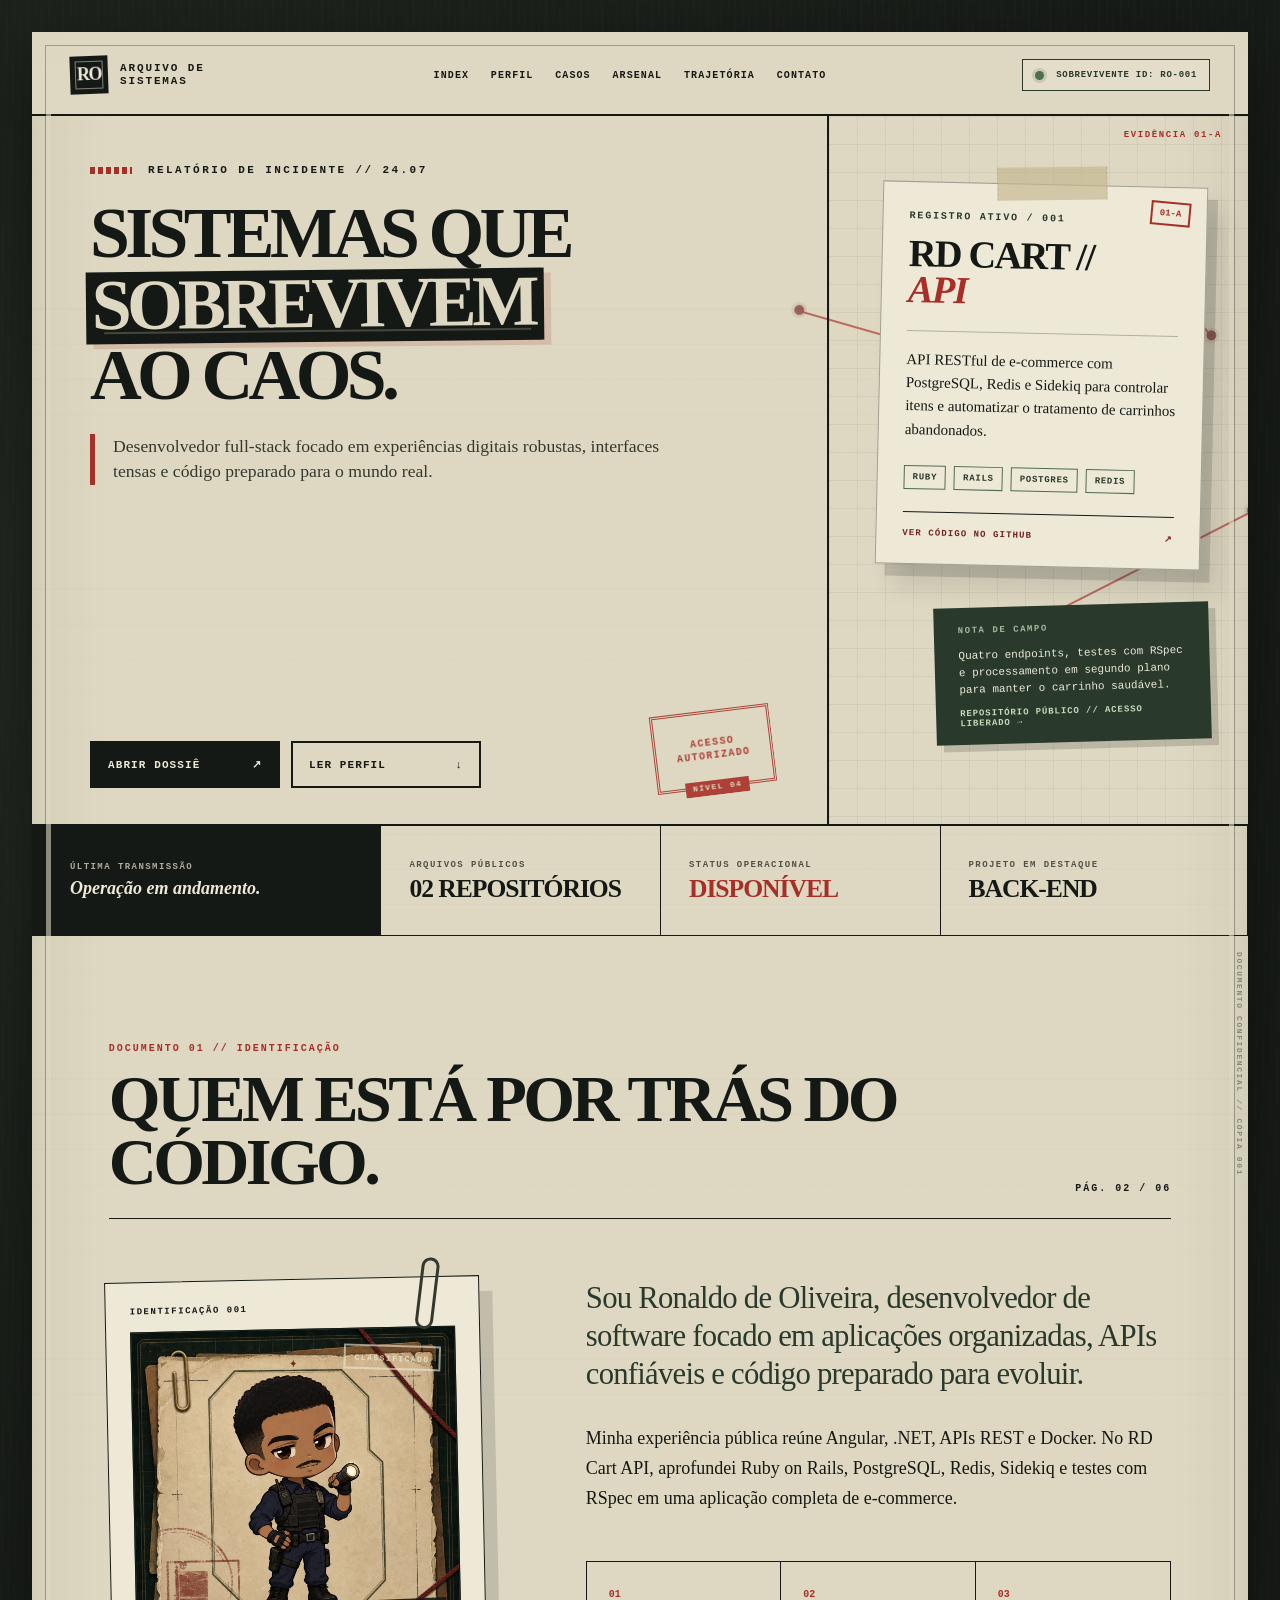
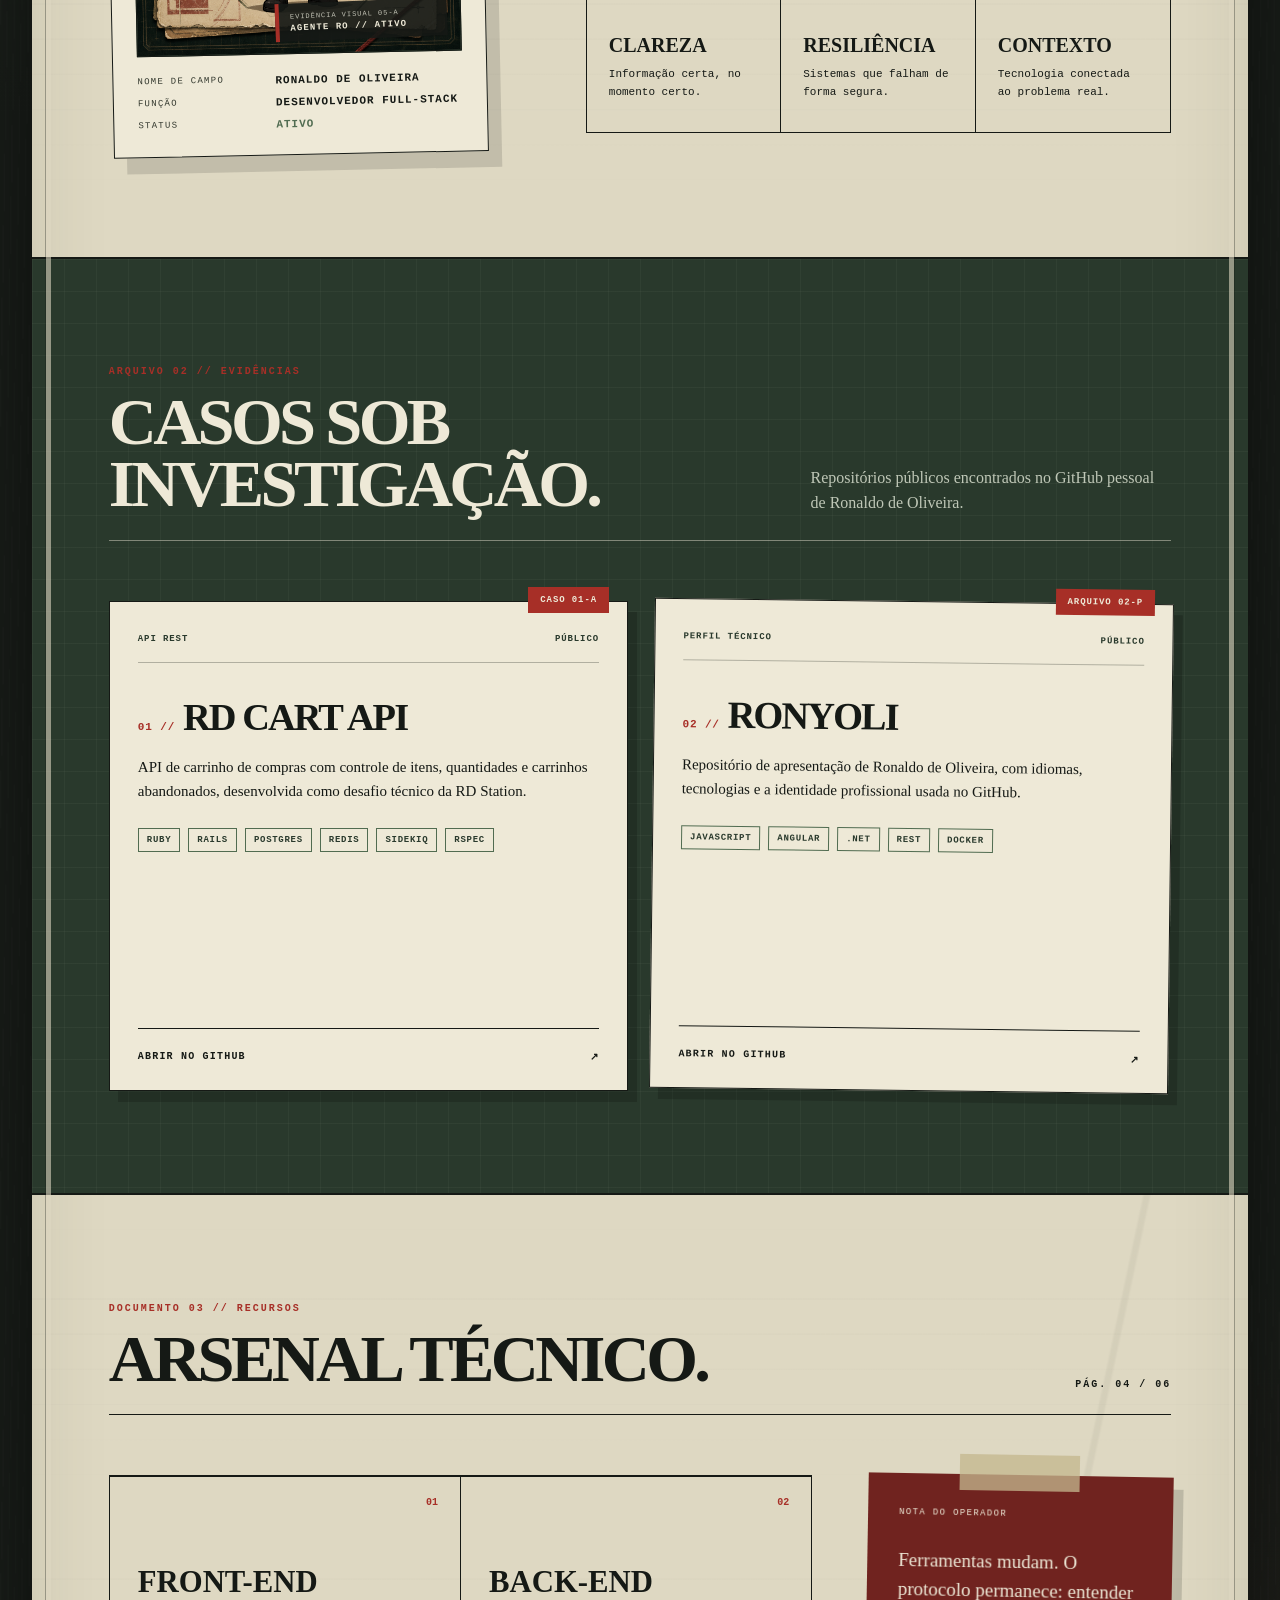
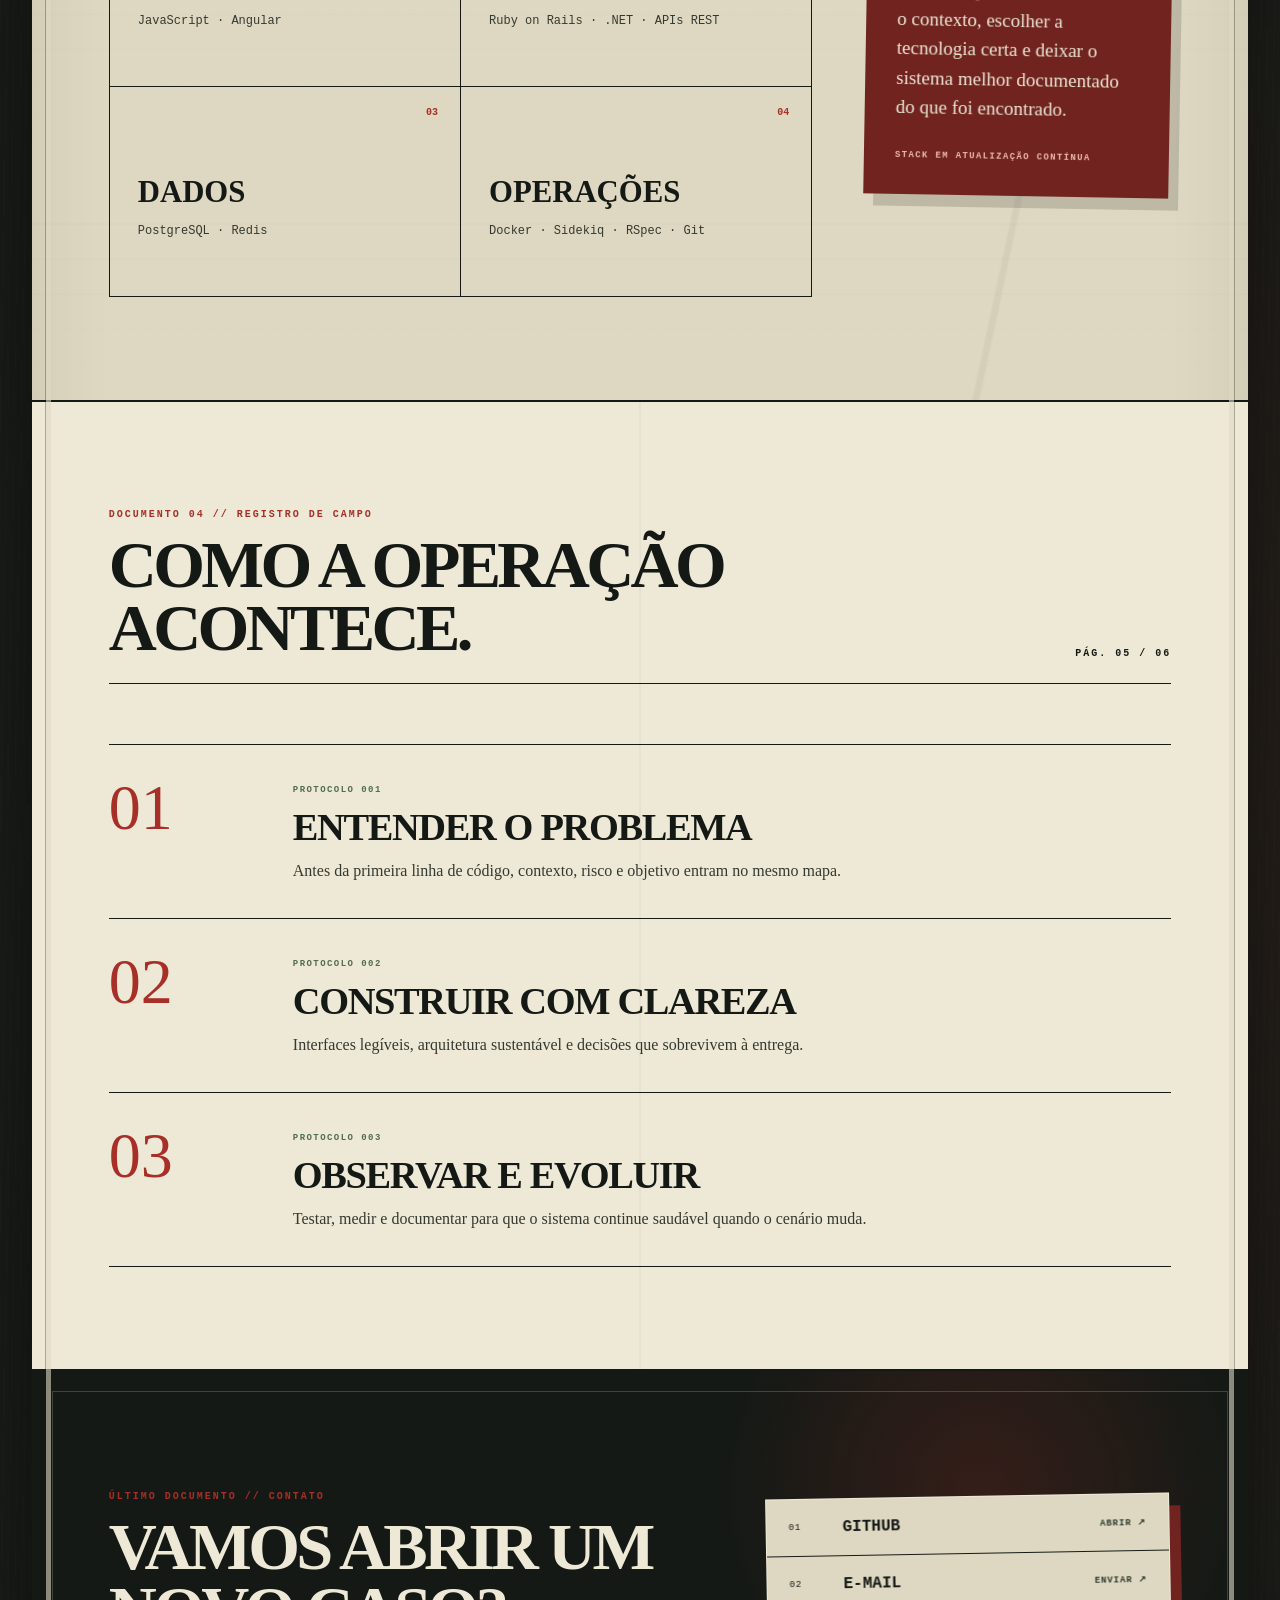
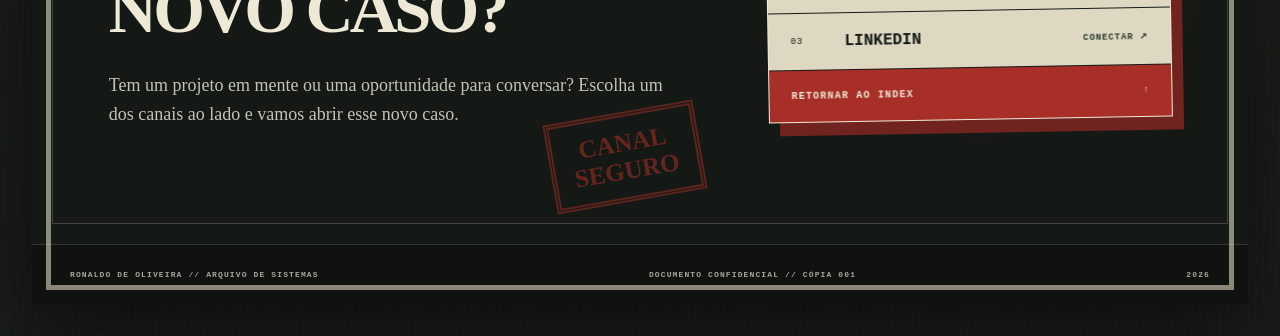
<file: index.html>
<!DOCTYPE html><html lang="pt-BR"><head><meta charSet="utf-8"/><meta name="viewport" content="width=device-width, initial-scale=1"/><link rel="preload" href="/agent-ro-dossier.png" as="image"/><link rel="stylesheet" href="/assets/index-v5zRKaHX.css" data-rsc-css-href="/assets/index-v5zRKaHX.css" data-precedence="vite-rsc/importer-resources"/><link rel="modulepreload" href="/assets/layout-segment-context-e1dAf5te.js" crossorigin=""/><link rel="modulepreload" href="/assets/rolldown-runtime-S-ySWqyJ.js" crossorigin=""/><link rel="modulepreload" href="/assets/index-BiJKnlo7.js" crossorigin=""/><link rel="modulepreload" href="/assets/framework-XU8gKkFC.js" crossorigin=""/><title>R. Oliveira — Arquivo de Sistemas</title><meta name="description" content="Portfólio full-stack em formato de arquivo investigativo: projetos, stack e trajetória profissional."/><meta property="og:title" content="R. Oliveira — Arquivo de Sistemas"/><meta property="og:description" content="Portfólio full-stack em formato de arquivo investigativo: projetos, stack e trajetória profissional."/><meta property="og:url" content="https://ronyoli.github.io/"/><meta property="og:site_name" content="Arquivo de Sistemas"/><meta property="og:type" content="website"/><meta property="og:locale" content="pt_BR"/><meta property="og:image" content="https://ronyoli.github.io/og.png"/><meta property="og:image:width" content="1536"/><meta property="og:image:height" content="1024"/><meta property="og:image:alt" content="R. Oliveira — Arquivo de Sistemas"/><meta name="twitter:card" content="summary_large_image"/><meta name="twitter:title" content="R. Oliveira — Arquivo de Sistemas"/><meta name="twitter:description" content="Portfólio full-stack em formato de arquivo investigativo: projetos, stack e trajetória profissional."/><meta name="twitter:image" content="https://ronyoli.github.io/og.png"/><link rel="canonical" href="https://ronyoli.github.io/"/><script>self.__VINEXT_RSC_PARAMS__={}</script><script>self.__VINEXT_RSC_NAV__={"pathname":"/","searchParams":[]}</script><link rel="modulepreload" href="/assets/index-BiJKnlo7.js" />
</head><body><a class="skip-link" href="#conteudo">PULAR PARA O CONTEÚDO</a><div class="site-stage"><main class="case-file" id="inicio"><div class="registration" aria-hidden="true"><span class="reg-mark reg-one"></span><span class="reg-mark reg-two"></span></div><header class="topbar"><a class="archive-mark" href="#inicio" aria-label="Voltar ao início"><span class="archive-icon">RO</span><span>Arquivo de<br/>Sistemas</span></a><nav class="navigation" aria-label="Navegação principal"><a href="#inicio">INDEX</a><a href="#perfil">PERFIL</a><a href="#casos">CASOS</a><a href="#arsenal">ARSENAL</a><a href="#trajetoria">TRAJETÓRIA</a><a href="#contato">CONTATO</a></nav><div class="status"><span aria-hidden="true"></span>SOBREVIVENTE ID: RO-001</div></header><div id="conteudo" class="hero-board"><section class="hero" aria-labelledby="headline"><p class="case-label">Relatório de incidente // 24.07</p><h1 id="headline">SISTEMAS QUE <span class="cut">SOBREVIVEM</span> AO CAOS.</h1><p class="abstract">Desenvolvedor full-stack focado em experiências digitais robustas, interfaces tensas e código preparado para o mundo real.</p><div class="hero-lower"><div class="actions"><a class="button" href="#casos">ABRIR DOSSIÊ <span aria-hidden="true">↗</span></a><a class="button secondary" href="#perfil">LER PERFIL <span aria-hidden="true">↓</span></a></div><div class="clearance" aria-label="Acesso autorizado, nível quatro">Acesso<br/>autorizado<small>NÍVEL 04</small></div></div></section><aside class="evidence-zone" aria-label="Projeto em destaque"><span class="thread thread-one" aria-hidden="true"></span><span class="thread thread-two" aria-hidden="true"></span><span class="thread thread-three" aria-hidden="true"></span><article class="project-paper featured-paper"><p class="project-code">Registro ativo / 001</p><h2>RD CART //<span>API</span></h2><p class="project-description">API RESTful de e-commerce com PostgreSQL, Redis e Sidekiq para controlar itens e automatizar o tratamento de carrinhos abandonados.</p><ul class="project-meta" aria-label="Tecnologias do projeto"><li>RUBY</li><li>RAILS</li><li>POSTGRES</li><li>REDIS</li></ul><a class="paper-link" href="https://github.com/ronyoli/rd_cart_api" target="_blank" rel="noreferrer">VER CÓDIGO NO GITHUB <span aria-hidden="true">↗</span></a></article><div class="field-note"><p>Quatro endpoints, testes com RSpec e processamento em segundo plano para manter o carrinho saudável.</p><strong>REPOSITÓRIO PÚBLICO // ACESSO LIBERADO →</strong></div></aside></div><div class="metrics" aria-label="Resumo profissional"><div class="footer-signal"><span>Última transmissão</span><strong>Operação em andamento.</strong></div><div class="metric"><small>Arquivos públicos</small><strong>02 REPOSITÓRIOS</strong></div><div class="metric red-metric"><small>Status operacional</small><strong>DISPONÍVEL</strong></div><div class="metric"><small>Projeto em destaque</small><strong>BACK-END</strong></div></div><section class="document-section profile-section" id="perfil"><header class="section-heading"><div><span class="eyebrow">DOCUMENTO 01 // IDENTIFICAÇÃO</span><h2>QUEM ESTÁ POR TRÁS DO CÓDIGO.</h2></div><span class="page-code">PÁG. 02 / 06</span></header><div class="profile-grid"><div class="identity-card" aria-label="Identificação de R. Oliveira"><figure class="operative-portrait"><img src="/agent-ro-dossier.png" alt="Mascote anime de Ronaldo Oliveira como agente tático em um dossiê investigativo" width="1254" height="1254"/><figcaption><span>EVIDÊNCIA VISUAL 05-A</span><strong>AGENTE RO // ATIVO</strong></figcaption></figure><div class="identity-data"><span>NOME DE CAMPO</span><strong>RONALDO DE OLIVEIRA</strong><span>FUNÇÃO</span><strong>DESENVOLVEDOR FULL-STACK</strong><span>STATUS</span><strong class="green-type">ATIVO</strong></div><div class="paperclip" aria-hidden="true"></div></div><div class="profile-copy"><p class="lead-copy">Sou Ronaldo de Oliveira, desenvolvedor de software focado em aplicações organizadas, APIs confiáveis e código preparado para evoluir.</p><p>Minha experiência pública reúne Angular, .NET, APIs REST e Docker. No RD Cart API, aprofundei Ruby on Rails, PostgreSQL, Redis, Sidekiq e testes com RSpec em uma aplicação completa de e-commerce.</p><div class="principles" aria-label="Princípios de trabalho"><article><span>01</span><h3>CLAREZA</h3><p>Informação certa, no momento certo.</p></article><article><span>02</span><h3>RESILIÊNCIA</h3><p>Sistemas que falham de forma segura.</p></article><article><span>03</span><h3>CONTEXTO</h3><p>Tecnologia conectada ao problema real.</p></article></div></div></div></section><section class="document-section cases-section" id="casos"><header class="section-heading inverse-heading"><div><span class="eyebrow">ARQUIVO 02 // EVIDÊNCIAS</span><h2>CASOS SOB INVESTIGAÇÃO.</h2></div><p>Repositórios públicos encontrados no GitHub pessoal de Ronaldo de Oliveira.</p></header><div class="case-grid"><article class="case-card"><span class="case-tab">CASO 01-A</span><div class="case-card-head"><span>API REST</span><span>PÚBLICO</span></div><h3><span>0<!-- -->1<!-- --> <!-- -->//</span> <!-- -->RD CART API</h3><p>API de carrinho de compras com controle de itens, quantidades e carrinhos abandonados, desenvolvida como desafio técnico da RD Station.</p><ul class="project-meta" aria-label="Tecnologias do RD CART API"><li>RUBY</li><li>RAILS</li><li>POSTGRES</li><li>REDIS</li><li>SIDEKIQ</li><li>RSPEC</li></ul><a href="https://github.com/ronyoli/rd_cart_api" target="_blank" rel="noreferrer">ABRIR NO GITHUB <span aria-hidden="true">↗</span></a></article><article class="case-card"><span class="case-tab">ARQUIVO 02-P</span><div class="case-card-head"><span>PERFIL TÉCNICO</span><span>PÚBLICO</span></div><h3><span>0<!-- -->2<!-- --> <!-- -->//</span> <!-- -->RONYOLI</h3><p>Repositório de apresentação de Ronaldo de Oliveira, com idiomas, tecnologias e a identidade profissional usada no GitHub.</p><ul class="project-meta" aria-label="Tecnologias do RONYOLI"><li>JAVASCRIPT</li><li>ANGULAR</li><li>.NET</li><li>REST</li><li>DOCKER</li></ul><a href="https://github.com/ronyoli/Ronyoli" target="_blank" rel="noreferrer">ABRIR NO GITHUB <span aria-hidden="true">↗</span></a></article></div></section><section class="document-section arsenal-section" id="arsenal"><header class="section-heading"><div><span class="eyebrow">DOCUMENTO 03 // RECURSOS</span><h2>ARSENAL TÉCNICO.</h2></div><span class="page-code">PÁG. 04 / 06</span></header><div class="arsenal-layout"><div class="arsenal-grid"><article><span>01</span><h3>FRONT-END</h3><p>JavaScript · Angular</p></article><article><span>02</span><h3>BACK-END</h3><p>Ruby on Rails · .NET · APIs REST</p></article><article><span>03</span><h3>DADOS</h3><p>PostgreSQL · Redis</p></article><article><span>04</span><h3>OPERAÇÕES</h3><p>Docker · Sidekiq · RSpec · Git</p></article></div><aside class="protocol-note"><span>NOTA DO OPERADOR</span><p>Ferramentas mudam. O protocolo permanece: entender o contexto, escolher a tecnologia certa e deixar o sistema melhor documentado do que foi encontrado.</p><strong>STACK EM ATUALIZAÇÃO CONTÍNUA</strong></aside></div></section><section class="document-section trajectory-section" id="trajetoria"><header class="section-heading"><div><span class="eyebrow">DOCUMENTO 04 // REGISTRO DE CAMPO</span><h2>COMO A OPERAÇÃO ACONTECE.</h2></div><span class="page-code">PÁG. 05 / 06</span></header><ol class="field-log"><li><span class="log-index">0<!-- -->1</span><div><small>PROTOCOLO 001</small><h3>ENTENDER O PROBLEMA</h3><p>Antes da primeira linha de código, contexto, risco e objetivo entram no mesmo mapa.</p></div></li><li><span class="log-index">0<!-- -->2</span><div><small>PROTOCOLO 002</small><h3>CONSTRUIR COM CLAREZA</h3><p>Interfaces legíveis, arquitetura sustentável e decisões que sobrevivem à entrega.</p></div></li><li><span class="log-index">0<!-- -->3</span><div><small>PROTOCOLO 003</small><h3>OBSERVAR E EVOLUIR</h3><p>Testar, medir e documentar para que o sistema continue saudável quando o cenário muda.</p></div></li></ol></section><section class="contact-section" id="contato"><div class="contact-stamp" aria-hidden="true">CANAL<br/>SEGURO</div><div class="contact-copy"><span class="eyebrow">ÚLTIMO DOCUMENTO // CONTATO</span><h2>VAMOS ABRIR UM NOVO CASO?</h2><p>Tem um projeto em mente ou uma oportunidade para conversar? Escolha um dos canais ao lado e vamos abrir esse novo caso.</p></div><div class="contact-dossier" aria-label="Canais de contato"><div><span>01</span><strong>GITHUB</strong><a href="https://github.com/ronyoli" target="_blank" rel="noreferrer">ABRIR ↗</a></div><div><span>02</span><strong>E-MAIL</strong><a href="mailto:ronaldo79d@gmail.com" aria-label="Enviar e-mail para Ronaldo">ENVIAR ↗</a></div><div><span>03</span><strong>LINKEDIN</strong><a href="https://www.linkedin.com/in/ronaldo-santana-08165a218/" target="_blank" rel="noreferrer">CONECTAR ↗</a></div><a href="#inicio">RETORNAR AO INDEX <span aria-hidden="true">↑</span></a></div></section><footer class="final-footer"><span>RONALDO DE OLIVEIRA // ARQUIVO DE SISTEMAS</span><span>DOCUMENTO CONFIDENCIAL // CÓPIA 001</span><span>2026</span></footer><div class="side-index" aria-hidden="true">DOCUMENTO CONFIDENCIAL // CÓPIA 001</div></main></div><script id="_R_">import("/assets/index-BiJKnlo7.js")</script></body></html><script>self.__VINEXT_RSC_CHUNKS__=self.__VINEXT_RSC_CHUNKS__||[];self.__VINEXT_RSC_CHUNKS__.push("2:I[\"1e6222746775\",[],\"Children\",1]\n3:I[\"ee6cb3d92c61\",[],\"LayoutSegmentProvider\",1]\n4:I[\"1e6222746775\",[],\"Slot\",1]\n5:I[\"8f7ba5393f33\",[],\"RedirectBoundary\",1]\n:HL[\"/assets/index-v5zRKaHX.css\",\"style\"]\n")</script><script>self.__VINEXT_RSC_CHUNKS__=self.__VINEXT_RSC_CHUNKS__||[];self.__VINEXT_RSC_CHUNKS__.push("0:{\"__route\":\"route:/\",\"__interceptionContext\":null,\"__layoutIds\":[\"layout:/\"],\"__rootLayout\":\"/\",\"page:/\":\"$L1\",\"layout:/\":[[[[\"$\",\"link\",\"css:/assets/index-v5zRKaHX.css\",{\"rel\":\"stylesheet\",\"precedence\":\"vite-rsc/importer-resources\",\"href\":\"/assets/index-v5zRKaHX.css\",\"data-rsc-css-href\":\"/assets/index-v5zRKaHX.css\"}],\"$undefined\"],[\"$\",\"html\",null,{\"lang\":\"pt-BR\",\"children\":[\"$\",\"body\",null,{\"children\":[\"$\",\"$L2\",null,{}]}]}]],null],\"route:/\":[[[\"$\",\"meta\",null,{\"charSet\":\"utf-8\"}],[[\"$\",\"title\",\"0\",{\"children\":\"R. Oliveira — Arquivo de Sistemas\"}],[\"$\",\"meta\",\"1\",{\"name\":\"description\",\"content\":\"Portfólio full-stack em formato de arquivo investigativo: projetos, stack e trajetória profissional.\"}],[\"$\",\"meta\",\"2\",{\"property\":\"og:title\",\"content\":\"R. Oliveira — Arquivo de Sistemas\"}],[\"$\",\"meta\",\"3\",{\"property\":\"og:description\",\"content\":\"Portfólio full-stack em formato de arquivo investigativo: projetos, stack e trajetória profissional.\"}],[\"$\",\"meta\",\"4\",{\"property\":\"og:url\",\"content\":\"https://ronyoli.github.io/\"}],[\"$\",\"meta\",\"5\",{\"property\":\"og:site_name\",\"content\":\"Arquivo de Sistemas\"}],[\"$\",\"meta\",\"6\",{\"property\":\"og:type\",\"content\":\"website\"}],[\"$\",\"meta\",\"7\",{\"property\":\"og:locale\",\"content\":\"pt_BR\"}],[\"$\",\"meta\",\"8\",{\"property\":\"og:image\",\"content\":\"https://ronyoli.github.io/og.png\"}],[\"$\",\"meta\",\"9\",{\"property\":\"og:image:width\",\"content\":\"1536\"}],[\"$\",\"meta\",\"10\",{\"property\":\"og:image:height\",\"content\":\"1024\"}],[\"$\",\"meta\",\"11\",{\"property\":\"og:image:alt\",\"content\":\"R. Oliveira — Arquivo de Sistemas\"}],[\"$\",\"meta\",\"12\",{\"name\":\"twitter:card\",\"content\":\"summary_large_image\"}],[\"$\",\"meta\",\"13\",{\"name\":\"twitter:title\",\"content\":\"R. Oliveira — Arquivo de Sistemas\"}],[\"$\",\"meta\",\"14\",{\"name\":\"twitter:description\",\"content\":\"Portfólio full-stack em formato de arquivo investigativo: projetos, stack e trajetória profissional.\"}],[\"$\",\"meta\",\"15\",{\"name\":\"twitter:image\",\"content\":\"https://ronyoli.github.io/og.png\"}],[\"$\",\"link\",\"16\",{\"rel\":\"canonical\",\"href\":\"https://ronyoli.github.io/\"}]],[[\"$\",\"meta\",\"0\",{\"name\":\"viewport\",\"content\":\"width=device-width, initial-scale=1\"}]]],[\"$\",\"$L3\",null,{\"segmentMap\":{\"children\":[]},\"children\":[\"$\",\"$L4\",null,{\"id\":\"layout:/\",\"parallelSlots\":\"$undefined\",\"children\":[\"$\",\"$L5\",null,{\"children\":[\"$\",\"$L3\",null,{\"segmentMap\":{\"children\":[]},\"children\":[\"$\",\"$L4\",null,{\"id\":\"page:/\"}]}]}]}]}]],\"__layoutFlags\":{\"layout:/\":\"s\"},\"__artifactCompatibility\":{\"schemaVersion\":1,\"graphVersion\":\"app-route-graph:4uhn5s1wvoptc\",\"deploymentVersion\":\"83ba761d-b24a-4994-bc99-1f8c42e1dc04\",\"appElementsSchemaVersion\":1,\"rscPayloadSchemaVersion\":1,\"rootBoundaryId\":\"/\",\"renderEpoch\":null}}\n")</script><script>self.__VINEXT_RSC_CHUNKS__=self.__VINEXT_RSC_CHUNKS__||[];self.__VINEXT_RSC_CHUNKS__.push("1:[[\"$\",\"a\",null,{\"className\":\"skip-link\",\"href\":\"#conteudo\",\"children\":\"PULAR PARA O CONTEÚDO\"}],[\"$\",\"div\",null,{\"className\":\"site-stage\",\"children\":[\"$\",\"main\",null,{\"className\":\"case-file\",\"id\":\"inicio\",\"children\":[[\"$\",\"div\",null,{\"className\":\"registration\",\"aria-hidden\":\"true\",\"children\":[[\"$\",\"span\",null,{\"className\":\"reg-mark reg-one\"}],[\"$\",\"span\",null,{\"className\":\"reg-mark reg-two\"}]]}],[\"$\",\"header\",null,{\"className\":\"topbar\",\"children\":[[\"$\",\"a\",null,{\"className\":\"archive-mark\",\"href\":\"#inicio\",\"aria-label\":\"Voltar ao início\",\"children\":[[\"$\",\"span\",null,{\"className\":\"archive-icon\",\"children\":\"RO\"}],[\"$\",\"span\",null,{\"children\":[\"Arquivo de\",[\"$\",\"br\",null,{}],\"Sistemas\"]}]]}],[\"$\",\"nav\",null,{\"className\":\"navigation\",\"aria-label\":\"Navegação principal\",\"children\":[[\"$\",\"a\",null,{\"href\":\"#inicio\",\"children\":\"INDEX\"}],[\"$\",\"a\",null,{\"href\":\"#perfil\",\"children\":\"PERFIL\"}],[\"$\",\"a\",null,{\"href\":\"#casos\",\"children\":\"CASOS\"}],[\"$\",\"a\",null,{\"href\":\"#arsenal\",\"children\":\"ARSENAL\"}],[\"$\",\"a\",null,{\"href\":\"#trajetoria\",\"children\":\"TRAJETÓRIA\"}],[\"$\",\"a\",null,{\"href\":\"#contato\",\"children\":\"CONTATO\"}]]}],[\"$\",\"div\",null,{\"className\":\"status\",\"children\":[[\"$\",\"span\",null,{\"aria-hidden\":\"true\"}],\"SOBREVIVENTE ID: RO-001\"]}]]}],[\"$\",\"div\",null,{\"id\":\"conteudo\",\"className\":\"hero-board\",\"children\":[[\"$\",\"section\",null,{\"className\":\"hero\",\"aria-labelledby\":\"headline\",\"children\":[[\"$\",\"p\",null,{\"className\":\"case-label\",\"children\":\"Relatório de incidente // 24.07\"}],[\"$\",\"h1\",null,{\"id\":\"headline\",\"children\":[\"SISTEMAS QUE \",[\"$\",\"span\",null,{\"className\":\"cut\",\"children\":\"SOBREVIVEM\"}],\" AO CAOS.\"]}],[\"$\",\"p\",null,{\"className\":\"abstract\",\"children\":\"Desenvolvedor full-stack focado em experiências digitais robustas, interfaces tensas e código preparado para o mundo real.\"}],[\"$\",\"div\",null,{\"className\":\"hero-lower\",\"children\":[[\"$\",\"div\",null,{\"className\":\"actions\",\"children\":[[\"$\",\"a\",null,{\"className\":\"button\",\"href\":\"#casos\",\"children\":[\"ABRIR DOSSIÊ \",[\"$\",\"span\",null,{\"aria-hidden\":\"true\",\"children\":\"↗\"}]]}],[\"$\",\"a\",null,{\"className\":\"button secondary\",\"href\":\"#perfil\",\"children\":[\"LER PERFIL \",[\"$\",\"span\",null,{\"aria-hidden\":\"true\",\"children\":\"↓\"}]]}]]}],[\"$\",\"div\",null,{\"className\":\"clearance\",\"aria-label\":\"Acesso autorizado, nível quatro\",\"children\":[\"Acesso\",[\"$\",\"br\",null,{}],\"autorizado\",[\"$\",\"small\",null,{\"children\":\"NÍVEL 04\"}]]}]]}]]}],[\"$\",\"aside\",null,{\"className\":\"evidence-zone\",\"aria-label\":\"Projeto em destaque\",\"children\":[[\"$\",\"span\",null,{\"className\":\"thread thread-one\",\"aria-hidden\":\"true\"}],[\"$\",\"span\",null,{\"className\":\"thread thread-two\",\"aria-hidden\":\"true\"}],[\"$\",\"span\",null,{\"className\":\"thread thread-three\",\"aria-hidden\":\"true\"}],[\"$\",\"article\",null,{\"className\":\"project-paper featured-paper\",\"children\":[[\"$\",\"p\",null,{\"className\":\"project-code\",\"children\":\"Registro ativo / 001\"}],[\"$\",\"h2\",null,{\"children\":[\"RD CART //\",[\"$\",\"span\",null,{\"children\":\"API\"}]]}],[\"$\",\"p\",null,{\"className\":\"project-description\",\"children\":\"API RESTful de e-commerce com PostgreSQL, Redis e Sidekiq para controlar itens e automatizar o tratamento de carrinhos abandonados.\"}],[\"$\",\"ul\",null,{\"className\":\"project-meta\",\"aria-label\":\"Tecnologias do projeto\",\"children\":[[\"$\",\"li\",null,{\"children\":\"RUBY\"}],[\"$\",\"li\",null,{\"children\":\"RAILS\"}],[\"$\",\"li\",null,{\"children\":\"POSTGRES\"}],[\"$\",\"li\",null,{\"children\":\"REDIS\"}]]}],[\"$\",\"a\",null,{\"className\":\"paper-link\",\"href\":\"https://github.com/ronyoli/rd_cart_api\",\"target\":\"_blank\",\"rel\":\"noreferrer\",\"children\":[\"VER CÓDIGO NO GITHUB \",[\"$\",\"span\",null,{\"aria-hidden\":\"true\",\"children\":\"↗\"}]]}]]}],[\"$\",\"div\",null,{\"className\":\"field-note\",\"children\":[[\"$\",\"p\",null,{\"children\":\"Quatro endpoints, testes com RSpec e processamento em segundo plano para manter o carrinho saudável.\"}],[\"$\",\"strong\",null,{\"children\":\"REPOSITÓRIO PÚBLICO // ACESSO LIBERADO →\"}]]}]]}]]}],[\"$\",\"div\",null,{\"className\":\"metrics\",\"aria-label\":\"Resumo profissional\",\"children\":[[\"$\",\"div\",null,{\"className\":\"footer-signal\",\"children\":[[\"$\",\"span\",null,{\"children\":\"Última transmissão\"}],[\"$\",\"strong\",null,{\"children\":\"Operação em andamento.\"}]]}],[\"$\",\"div\",null,{\"className\":\"metric\",\"children\":[[\"$\",\"small\",null,{\"children\":\"Arquivos públicos\"}],[\"$\",\"strong\",null,{\"children\":\"02 REPOSITÓRIOS\"}]]}],[\"$\",\"div\",null,{\"className\":\"metric red-metric\",\"children\":[[\"$\",\"small\",null,{\"children\":\"Status operacional\"}],[\"$\",\"strong\",null,{\"children\":\"DISPONÍVEL\"}]]}],[\"$\",\"div\",null,{\"className\":\"metric\",\"children\":[[\"$\",\"small\",null,{\"children\":\"Projeto em destaque\"}],[\"$\",\"strong\",null,{\"children\":\"BACK-END\"}]]}]]}],[\"$\",\"section\",null,{\"className\":\"document-section profile-section\",\"id\":\"perfil\",\"children\":[[\"$\",\"header\",null,{\"className\":\"section-heading\",\"children\":[\"$L6\",\"$L7\"]}],\"$L8\"]}],\"$L9\",\"$La\",\"$Lb\",\"$Lc\",\"$Ld\",\"$Le\"]}]}]]\n")</script><script>self.__VINEXT_RSC_CHUNKS__=self.__VINEXT_RSC_CHUNKS__||[];self.__VINEXT_RSC_CHUNKS__.push(":HL[\"/agent-ro-dossier.png\",\"image\"]\n6:[\"$\",\"div\",null,{\"children\":[[\"$\",\"span\",null,{\"className\":\"eyebrow\",\"children\":\"DOCUMENTO 01 // IDENTIFICAÇÃO\"}],[\"$\",\"h2\",null,{\"children\":\"QUEM ESTÁ POR TRÁS DO CÓDIGO.\"}]]}]\n7:[\"$\",\"span\",null,{\"className\":\"page-code\",\"children\":\"PÁG. 02 / 06\"}]\n")</script><script>self.__VINEXT_RSC_CHUNKS__=self.__VINEXT_RSC_CHUNKS__||[];self.__VINEXT_RSC_CHUNKS__.push("8:[\"$\",\"div\",null,{\"className\":\"profile-grid\",\"children\":[[\"$\",\"div\",null,{\"className\":\"identity-card\",\"aria-label\":\"Identificação de R. Oliveira\",\"children\":[[\"$\",\"figure\",null,{\"className\":\"operative-portrait\",\"children\":[[\"$\",\"img\",null,{\"src\":\"/agent-ro-dossier.png\",\"alt\":\"Mascote anime de Ronaldo Oliveira como agente tático em um dossiê investigativo\",\"width\":\"1254\",\"height\":\"1254\"}],[\"$\",\"figcaption\",null,{\"children\":[[\"$\",\"span\",null,{\"children\":\"EVIDÊNCIA VISUAL 05-A\"}],[\"$\",\"strong\",null,{\"children\":\"AGENTE RO // ATIVO\"}]]}]]}],[\"$\",\"div\",null,{\"className\":\"identity-data\",\"children\":[[\"$\",\"span\",null,{\"children\":\"NOME DE CAMPO\"}],[\"$\",\"strong\",null,{\"children\":\"RONALDO DE OLIVEIRA\"}],[\"$\",\"span\",null,{\"children\":\"FUNÇÃO\"}],[\"$\",\"strong\",null,{\"children\":\"DESENVOLVEDOR FULL-STACK\"}],[\"$\",\"span\",null,{\"children\":\"STATUS\"}],[\"$\",\"strong\",null,{\"className\":\"green-type\",\"children\":\"ATIVO\"}]]}],[\"$\",\"div\",null,{\"className\":\"paperclip\",\"aria-hidden\":\"true\"}]]}],[\"$\",\"div\",null,{\"className\":\"profile-copy\",\"children\":[[\"$\",\"p\",null,{\"className\":\"lead-copy\",\"children\":\"Sou Ronaldo de Oliveira, desenvolvedor de software focado em aplicações organizadas, APIs confiáveis e código preparado para evoluir.\"}],[\"$\",\"p\",null,{\"children\":\"Minha experiência pública reúne Angular, .NET, APIs REST e Docker. No RD Cart API, aprofundei Ruby on Rails, PostgreSQL, Redis, Sidekiq e testes com RSpec em uma aplicação completa de e-commerce.\"}],[\"$\",\"div\",null,{\"className\":\"principles\",\"aria-label\":\"Princípios de trabalho\",\"children\":[[\"$\",\"article\",null,{\"children\":[[\"$\",\"span\",null,{\"children\":\"01\"}],[\"$\",\"h3\",null,{\"children\":\"CLAREZA\"}],[\"$\",\"p\",null,{\"children\":\"Informação certa, no momento certo.\"}]]}],[\"$\",\"article\",null,{\"children\":[[\"$\",\"span\",null,{\"children\":\"02\"}],[\"$\",\"h3\",null,{\"children\":\"RESILIÊNCIA\"}],[\"$\",\"p\",null,{\"children\":\"Sistemas que falham de forma segura.\"}]]}],[\"$\",\"article\",null,{\"children\":[[\"$\",\"span\",null,{\"children\":\"03\"}],[\"$\",\"h3\",null,{\"children\":\"CONTEXTO\"}],[\"$\",\"p\",null,{\"children\":\"Tecnologia conectada ao problema real.\"}]]}]]}]]}]]}]\n")</script><script>self.__VINEXT_RSC_CHUNKS__=self.__VINEXT_RSC_CHUNKS__||[];self.__VINEXT_RSC_CHUNKS__.push("9:[\"$\",\"section\",null,{\"className\":\"document-section cases-section\",\"id\":\"casos\",\"children\":[[\"$\",\"header\",null,{\"className\":\"section-heading inverse-heading\",\"children\":[[\"$\",\"div\",null,{\"children\":[[\"$\",\"span\",null,{\"className\":\"eyebrow\",\"children\":\"ARQUIVO 02 // EVIDÊNCIAS\"}],[\"$\",\"h2\",null,{\"children\":\"CASOS SOB INVESTIGAÇÃO.\"}]]}],[\"$\",\"p\",null,{\"children\":\"Repositórios públicos encontrados no GitHub pessoal de Ronaldo de Oliveira.\"}]]}],[\"$\",\"div\",null,{\"className\":\"case-grid\",\"children\":[[\"$\",\"article\",\"CASO 01-A\",{\"className\":\"case-card\",\"children\":[[\"$\",\"span\",null,{\"className\":\"case-tab\",\"children\":\"CASO 01-A\"}],[\"$\",\"div\",null,{\"className\":\"case-card-head\",\"children\":[[\"$\",\"span\",null,{\"children\":\"API REST\"}],[\"$\",\"span\",null,{\"children\":\"PÚBLICO\"}]]}],[\"$\",\"h3\",null,{\"children\":[[\"$\",\"span\",null,{\"children\":[\"0\",1,\" \",\"//\"]}],\" \",\"RD CART API\"]}],[\"$\",\"p\",null,{\"children\":\"API de carrinho de compras com controle de itens, quantidades e carrinhos abandonados, desenvolvida como desafio técnico da RD Station.\"}],[\"$\",\"ul\",null,{\"className\":\"project-meta\",\"aria-label\":\"Tecnologias do RD CART API\",\"children\":[[\"$\",\"li\",\"RUBY\",{\"children\":\"RUBY\"}],[\"$\",\"li\",\"RAILS\",{\"children\":\"RAILS\"}],[\"$\",\"li\",\"POSTGRES\",{\"children\":\"POSTGRES\"}],[\"$\",\"li\",\"REDIS\",{\"children\":\"REDIS\"}],[\"$\",\"li\",\"SIDEKIQ\",{\"children\":\"SIDEKIQ\"}],[\"$\",\"li\",\"RSPEC\",{\"children\":\"RSPEC\"}]]}],[\"$\",\"a\",null,{\"href\":\"https://github.com/ronyoli/rd_cart_api\",\"target\":\"_blank\",\"rel\":\"noreferrer\",\"children\":[\"ABRIR NO GITHUB \",[\"$\",\"span\",null,{\"aria-hidden\":\"true\",\"children\":\"↗\"}]]}]]}],[\"$\",\"article\",\"ARQUIVO 02-P\",{\"className\":\"case-card\",\"children\":[[\"$\",\"span\",null,{\"className\":\"case-tab\",\"children\":\"ARQUIVO 02-P\"}],[\"$\",\"div\",null,{\"className\":\"case-card-head\",\"children\":[[\"$\",\"span\",null,{\"children\":\"PERFIL TÉCNICO\"}],[\"$\",\"span\",null,{\"children\":\"PÚBLICO\"}]]}],[\"$\",\"h3\",null,{\"children\":[[\"$\",\"span\",null,{\"children\":[\"0\",2,\" \",\"//\"]}],\" \",\"RONYOLI\"]}],[\"$\",\"p\",null,{\"children\":\"Repositório de apresentação de Ronaldo de Oliveira, com idiomas, tecnologias e a identidade profissional usada no GitHub.\"}],[\"$\",\"ul\",null,{\"className\":\"project-meta\",\"aria-label\":\"Tecnologias do RONYOLI\",\"children\":[[\"$\",\"li\",\"JAVASCRIPT\",{\"children\":\"JAVASCRIPT\"}],[\"$\",\"li\",\"ANGULAR\",{\"children\":\"ANGULAR\"}],[\"$\",\"li\",\".NET\",{\"children\":\".NET\"}],[\"$\",\"li\",\"REST\",{\"children\":\"REST\"}],[\"$\",\"li\",\"DOCKER\",{\"children\":\"DOCKER\"}]]}],[\"$\",\"a\",null,{\"href\":\"https://github.com/ronyoli/Ronyoli\",\"target\":\"_blank\",\"rel\":\"noreferrer\",\"children\":[\"ABRIR NO GITHUB \",[\"$\",\"span\",null,{\"aria-hidden\":\"true\",\"children\":\"↗\"}]]}]]}]]}]]}]\n")</script><script>self.__VINEXT_RSC_CHUNKS__=self.__VINEXT_RSC_CHUNKS__||[];self.__VINEXT_RSC_CHUNKS__.push("a:[\"$\",\"section\",null,{\"className\":\"document-section arsenal-section\",\"id\":\"arsenal\",\"children\":[[\"$\",\"header\",null,{\"className\":\"section-heading\",\"children\":[[\"$\",\"div\",null,{\"children\":[[\"$\",\"span\",null,{\"className\":\"eyebrow\",\"children\":\"DOCUMENTO 03 // RECURSOS\"}],[\"$\",\"h2\",null,{\"children\":\"ARSENAL TÉCNICO.\"}]]}],[\"$\",\"span\",null,{\"className\":\"page-code\",\"children\":\"PÁG. 04 / 06\"}]]}],[\"$\",\"div\",null,{\"className\":\"arsenal-layout\",\"children\":[[\"$\",\"div\",null,{\"className\":\"arsenal-grid\",\"children\":[[\"$\",\"article\",\"01\",{\"children\":[[\"$\",\"span\",null,{\"children\":\"01\"}],[\"$\",\"h3\",null,{\"children\":\"FRONT-END\"}],[\"$\",\"p\",null,{\"children\":\"JavaScript · Angular\"}]]}],[\"$\",\"article\",\"02\",{\"children\":[[\"$\",\"span\",null,{\"children\":\"02\"}],[\"$\",\"h3\",null,{\"children\":\"BACK-END\"}],[\"$\",\"p\",null,{\"children\":\"Ruby on Rails · .NET · APIs REST\"}]]}],[\"$\",\"article\",\"03\",{\"children\":[[\"$\",\"span\",null,{\"children\":\"03\"}],[\"$\",\"h3\",null,{\"children\":\"DADOS\"}],[\"$\",\"p\",null,{\"children\":\"PostgreSQL · Redis\"}]]}],[\"$\",\"article\",\"04\",{\"children\":[[\"$\",\"span\",null,{\"children\":\"04\"}],[\"$\",\"h3\",null,{\"children\":\"OPERAÇÕES\"}],[\"$\",\"p\",null,{\"children\":\"Docker · Sidekiq · RSpec · Git\"}]]}]]}],[\"$\",\"aside\",null,{\"className\":\"protocol-note\",\"children\":[[\"$\",\"span\",null,{\"children\":\"NOTA DO OPERADOR\"}],[\"$\",\"p\",null,{\"children\":\"Ferramentas mudam. O protocolo permanece: entender o contexto, escolher a tecnologia certa e deixar o sistema melhor documentado do que foi encontrado.\"}],[\"$\",\"strong\",null,{\"children\":\"STACK EM ATUALIZAÇÃO CONTÍNUA\"}]]}]]}]]}]\n")</script><script>self.__VINEXT_RSC_CHUNKS__=self.__VINEXT_RSC_CHUNKS__||[];self.__VINEXT_RSC_CHUNKS__.push("b:[\"$\",\"section\",null,{\"className\":\"document-section trajectory-section\",\"id\":\"trajetoria\",\"children\":[[\"$\",\"header\",null,{\"className\":\"section-heading\",\"children\":[[\"$\",\"div\",null,{\"children\":[[\"$\",\"span\",null,{\"className\":\"eyebrow\",\"children\":\"DOCUMENTO 04 // REGISTRO DE CAMPO\"}],[\"$\",\"h2\",null,{\"children\":\"COMO A OPERAÇÃO ACONTECE.\"}]]}],[\"$\",\"span\",null,{\"className\":\"page-code\",\"children\":\"PÁG. 05 / 06\"}]]}],[\"$\",\"ol\",null,{\"className\":\"field-log\",\"children\":[[\"$\",\"li\",\"PROTOCOLO 001\",{\"children\":[[\"$\",\"span\",null,{\"className\":\"log-index\",\"children\":[\"0\",1]}],[\"$\",\"div\",null,{\"children\":[[\"$\",\"small\",null,{\"children\":\"PROTOCOLO 001\"}],[\"$\",\"h3\",null,{\"children\":\"ENTENDER O PROBLEMA\"}],[\"$\",\"p\",null,{\"children\":\"Antes da primeira linha de código, contexto, risco e objetivo entram no mesmo mapa.\"}]]}]]}],[\"$\",\"li\",\"PROTOCOLO 002\",{\"children\":[[\"$\",\"span\",null,{\"className\":\"log-index\",\"children\":[\"0\",2]}],[\"$\",\"div\",null,{\"children\":[[\"$\",\"small\",null,{\"children\":\"PROTOCOLO 002\"}],[\"$\",\"h3\",null,{\"children\":\"CONSTRUIR COM CLAREZA\"}],[\"$\",\"p\",null,{\"children\":\"Interfaces legíveis, arquitetura sustentável e decisões que sobrevivem à entrega.\"}]]}]]}],[\"$\",\"li\",\"PROTOCOLO 003\",{\"children\":[[\"$\",\"span\",null,{\"className\":\"log-index\",\"children\":[\"0\",3]}],[\"$\",\"div\",null,{\"children\":[[\"$\",\"small\",null,{\"children\":\"PROTOCOLO 003\"}],[\"$\",\"h3\",null,{\"children\":\"OBSERVAR E EVOLUIR\"}],[\"$\",\"p\",null,{\"children\":\"Testar, medir e documentar para que o sistema continue saudável quando o cenário muda.\"}]]}]]}]]}]]}]\n")</script><script>self.__VINEXT_RSC_CHUNKS__=self.__VINEXT_RSC_CHUNKS__||[];self.__VINEXT_RSC_CHUNKS__.push("c:[\"$\",\"section\",null,{\"className\":\"contact-section\",\"id\":\"contato\",\"children\":[[\"$\",\"div\",null,{\"className\":\"contact-stamp\",\"aria-hidden\":\"true\",\"children\":[\"CANAL\",[\"$\",\"br\",null,{}],\"SEGURO\"]}],[\"$\",\"div\",null,{\"className\":\"contact-copy\",\"children\":[[\"$\",\"span\",null,{\"className\":\"eyebrow\",\"children\":\"ÚLTIMO DOCUMENTO // CONTATO\"}],[\"$\",\"h2\",null,{\"children\":\"VAMOS ABRIR UM NOVO CASO?\"}],[\"$\",\"p\",null,{\"children\":\"Tem um projeto em mente ou uma oportunidade para conversar? Escolha um dos canais ao lado e vamos abrir esse novo caso.\"}]]}],[\"$\",\"div\",null,{\"className\":\"contact-dossier\",\"aria-label\":\"Canais de contato\",\"children\":[[\"$\",\"div\",null,{\"children\":[[\"$\",\"span\",null,{\"children\":\"01\"}],[\"$\",\"strong\",null,{\"children\":\"GITHUB\"}],[\"$\",\"a\",null,{\"href\":\"https://github.com/ronyoli\",\"target\":\"_blank\",\"rel\":\"noreferrer\",\"children\":\"ABRIR ↗\"}]]}],[\"$\",\"div\",null,{\"children\":[[\"$\",\"span\",null,{\"children\":\"02\"}],[\"$\",\"strong\",null,{\"children\":\"E-MAIL\"}],[\"$\",\"a\",null,{\"href\":\"mailto:ronaldo79d@gmail.com\",\"aria-label\":\"Enviar e-mail para Ronaldo\",\"children\":\"ENVIAR ↗\"}]]}],[\"$\",\"div\",null,{\"children\":[[\"$\",\"span\",null,{\"children\":\"03\"}],[\"$\",\"strong\",null,{\"children\":\"LINKEDIN\"}],[\"$\",\"a\",null,{\"href\":\"https://www.linkedin.com/in/ronaldo-santana-08165a218/\",\"target\":\"_blank\",\"rel\":\"noreferrer\",\"children\":\"CONECTAR ↗\"}]]}],[\"$\",\"a\",null,{\"href\":\"#inicio\",\"children\":[\"RETORNAR AO INDEX \",[\"$\",\"span\",null,{\"aria-hidden\":\"true\",\"children\":\"↑\"}]]}]]}]]}]\nd:[\"$\",\"footer\",null,{\"className\":\"final-footer\",\"children\":[[\"$\",\"span\",null,{\"children\":\"RONALDO DE OLIVEIRA // ARQUIVO DE SISTEMAS\"}],[\"$\",\"span\",null,{\"children\":\"DOCUMENTO CONFIDENCIAL // CÓPIA 001\"}],[\"$\",\"span\",null,{\"children\":\"2026\"}]]}]\ne:[\"$\",\"div\",null,{\"className\":\"side-index\",\"aria-hidden\":\"true\",\"children\":\"DOCUMENTO CONFIDENCIAL // CÓPIA 001\"}]\n")</script><script>self.__VINEXT_RSC_DONE__=true</script>
</file>
<file: assets/index-v5zRKaHX.css>
:root{--ink:#151915;--ink-soft:#34392f;--night:#181c18;--paper:#ded8c2;--paper-light:#eee9d7;--paper-dark:#b9b29b;--red:#a72f27;--red-dark:#70231f;--green:#516c51;--green-dark:#29392c;--line:#15191547;--mono:Consolas, "Courier New", ui-monospace, monospace;--serif:Georgia, "Times New Roman", ui-serif, serif}*{box-sizing:border-box}html{scroll-behavior:auto;background:var(--night)}body{min-width:320px;min-height:100vh;color:var(--ink);background:radial-gradient(circle at 12% 12%, #58694b2e, transparent 24%), radial-gradient(circle at 84% 78%, #872e2621, transparent 28%), repeating-linear-gradient(91deg, #ffffff04 0 1px, transparent 1px 7px), var(--night);font-family:var(--mono);margin:0;overflow-x:hidden}a{color:inherit}a:focus-visible,button:focus-visible{outline:3px solid var(--red);outline-offset:4px}::selection{color:var(--paper-light);background:var(--red)}.skip-link{z-index:100;color:var(--paper-light);background:var(--red);padding:12px 16px;font-size:12px;font-weight:700;text-decoration:none;transition:top .2s;position:fixed;top:-80px;left:20px}.skip-link:focus{top:20px}.site-stage{padding:32px}.case-file{isolation:isolate;background:linear-gradient(102deg, transparent 0 74%, #2d31270e 74.1% 74.3%, transparent 74.4%), repeating-linear-gradient(0deg, transparent 0 34px, #14181406 35px), var(--paper);width:min(1480px,100%);margin:0 auto;animation:.8s cubic-bezier(.2,.8,.2,1) both file-in;position:relative;overflow:hidden;box-shadow:0 24px 70px #0000007a,inset 0 0 80px #413a2721}.case-file:before{content:"";z-index:40;pointer-events:none;border:1px solid #181c1752;position:absolute;inset:13px;box-shadow:inset 0 0 0 5px #ded8c299}.registration{z-index:-1;pointer-events:none;position:absolute;inset:0}.reg-mark{opacity:.8;width:18px;height:18px;position:absolute}.reg-mark:before,.reg-mark:after{content:"";background:var(--ink);position:absolute}.reg-mark:before{width:18px;height:1px;top:8px}.reg-mark:after{width:1px;height:18px;left:8px}.reg-one{top:21px;left:21px}.reg-two{bottom:21px;right:21px}.topbar{z-index:30;border-bottom:2px solid var(--ink);-webkit-backdrop-filter:blur(14px);backdrop-filter:blur(14px);background:#ded8c2f5;grid-template-columns:250px 1fr 270px;align-items:center;gap:22px;min-height:84px;padding:20px 38px 16px;display:grid;position:sticky;top:0}.archive-mark{letter-spacing:.17em;text-transform:uppercase;align-items:center;gap:12px;font-size:11px;font-weight:700;line-height:1.2;text-decoration:none;display:flex}.archive-icon{width:38px;height:38px;color:var(--paper-light);background:var(--ink);font-family:var(--serif);letter-spacing:-.08em;flex:none;place-items:center;font-size:18px;display:grid;position:relative;transform:rotate(-2deg)}.archive-icon:after{content:"";border:1px solid #eee9d780;position:absolute;inset:5px}.navigation{justify-content:center;gap:clamp(14px,1.7vw,28px);display:flex}.navigation a{letter-spacing:.11em;white-space:nowrap;padding:8px 0;font-size:10px;font-weight:700;text-decoration:none;position:relative}.navigation a:after{content:"";background:var(--red);height:2px;transition:right .2s;position:absolute;bottom:2px;left:0;right:100%}.navigation a:hover:after,.navigation a:focus-visible:after{right:0}.status{border:1px solid var(--green-dark);color:var(--green-dark);letter-spacing:.08em;white-space:nowrap;background:#eee9d759;justify-self:end;align-items:center;gap:12px;padding:10px 12px;font-size:9px;font-weight:700;display:flex}.status span{background:var(--green);border-radius:50%;width:9px;height:9px;animation:2.4s ease-out infinite pulse;box-shadow:0 0 0 3px #516c512e}.hero-board{border-bottom:2px solid var(--ink);grid-template-columns:minmax(0,1.52fr) minmax(360px,.8fr);min-height:710px;scroll-margin-top:100px;display:grid;position:relative}.hero{z-index:3;border-right:2px solid var(--ink);flex-direction:column;min-width:0;padding:48px 54px 36px 58px;display:flex;position:relative}.case-label{letter-spacing:.22em;text-transform:uppercase;align-items:center;gap:16px;margin:0 0 27px;font-size:11px;font-weight:700;display:flex}.case-label:before{content:"";background:repeating-linear-gradient(90deg, var(--red) 0 5px, transparent 5px 8px);width:42px;height:7px}h1,h2,h3,p{overflow-wrap:anywhere}h1{width:min(850px,100%);font-family:var(--serif);letter-spacing:-.065em;text-transform:uppercase;text-wrap:balance;margin:0;font-size:clamp(57px,5.6vw,92px);line-height:.86}h1 .cut{color:var(--paper);background:var(--ink);margin:.08em 0 .04em -.06em;padding:.04em .13em .1em .08em;display:inline-block;position:relative;transform:rotate(-.6deg);box-shadow:7px 5px #a72f2729}h1 .cut:after{content:"";background:#ded8c23d;height:2px;position:absolute;bottom:13%;left:4%;right:3%}.abstract{border-left:5px solid var(--red);width:min(660px,88%);font-family:var(--serif);color:var(--ink-soft);margin:27px 0 0;padding-left:18px;font-size:clamp(17px,1.38vw,22px);line-height:1.45}.hero-lower{justify-content:space-between;align-items:flex-end;gap:28px;margin-top:auto;padding-top:32px;display:flex}.actions{flex-wrap:wrap;gap:11px;display:flex}.button{border:2px solid var(--ink);min-width:190px;color:var(--paper-light);background:var(--ink);letter-spacing:.1em;justify-content:space-between;align-items:center;gap:30px;padding:15px 16px;font-size:11px;font-weight:700;text-decoration:none;transition:transform .2s,background .2s,color .2s;display:inline-flex}.button.secondary{color:var(--ink);background:0 0}.button:hover{color:var(--paper-light);background:var(--red);transform:translate(-2px,-2px)}.clearance{border:3px double var(--red);width:120px;height:78px;color:var(--red);letter-spacing:.14em;text-align:center;text-transform:uppercase;opacity:.9;flex:none;place-items:center;font-size:10px;font-weight:700;line-height:1.35;display:grid;position:relative;transform:rotate(-7deg)}.clearance small{color:var(--paper);background:var(--red);padding:2px 7px;font-size:8px;position:absolute;bottom:-10px}.evidence-zone{z-index:2;background-color:#0000;background-image:linear-gradient(90deg,#1519150e 1px,#0000 1px),linear-gradient(#1519150e 1px,#0000 1px);background-position:0 0,0 0;background-repeat:repeat,repeat;background-size:28px 28px;background-attachment:scroll,scroll;background-origin:padding-box,padding-box;background-clip:border-box,border-box;min-width:0;padding:40px 38px 34px;position:relative}.evidence-zone:before{content:"EVIDÊNCIA 01-A";color:var(--red);letter-spacing:.18em;font-size:9px;font-weight:700;position:absolute;top:14px;right:26px}.thread{z-index:1;opacity:.65;background:var(--red);transform-origin:0;height:2px;position:absolute}.thread:before,.thread:after{content:"";background:var(--red-dark);border-radius:50%;width:10px;height:10px;position:absolute;top:-5px;box-shadow:0 0 0 3px #70231f1f}.thread:before{left:-5px}.thread:after{right:-5px}.thread-one{width:210px;top:194px;left:-30px;transform:rotate(16deg)}.thread-two{width:235px;bottom:205px;right:-30px;transform:rotate(-27deg)}.thread-three{width:118px;top:126px;right:-8px;transform:rotate(52deg)}.project-paper{z-index:3;background:var(--paper-light);border:1px solid #15191559;padding:28px 26px 24px;transition:transform .25s,box-shadow .25s;position:relative;box-shadow:10px 12px #15191526,18px 22px 25px #1519151f}.featured-paper{margin:28px 6px 0 12px;transform:rotate(1.3deg)}.project-paper:hover{transform:rotate(0)translateY(-4px);box-shadow:11px 16px #1519152e,20px 26px 30px #15191526}.project-paper:before{content:"";opacity:.78;background:#c4b78ed6;border-inline:1px dashed #4f442d33;width:108px;height:33px;position:absolute;top:-18px;left:35%;transform:rotate(-2deg)}.project-paper:after{content:"01-A";color:var(--red);border:2px solid var(--red);padding:5px 7px;font-size:9px;font-weight:700;position:absolute;top:14px;right:17px;transform:rotate(4deg)}.project-code{color:var(--green-dark);letter-spacing:.18em;text-transform:uppercase;margin:0 0 14px;font-size:10px;font-weight:700}.project-paper h2{max-width:340px;font-family:var(--serif);letter-spacing:-.045em;text-transform:uppercase;margin:0;font-size:clamp(34px,3vw,48px);line-height:.95}.project-paper h2 span{color:var(--red);font-style:italic;display:block}.project-description{border-top:1px solid var(--line);font-family:var(--serif);margin:22px 0 24px;padding-top:17px;font-size:15px;line-height:1.55}.project-meta{flex-wrap:wrap;gap:8px;margin:0;padding:0;list-style:none;display:flex}.project-meta li{color:var(--green-dark);border:1px solid var(--green);letter-spacing:.08em;padding:6px 8px;font-size:9px;font-weight:700}.paper-link{border-top:1px solid var(--ink);color:var(--red-dark);letter-spacing:.12em;justify-content:space-between;margin-top:22px;padding-top:16px;font-size:9px;font-weight:700;text-decoration:none;display:flex}.paper-link:hover{color:var(--red)}.field-note{z-index:4;width:80%;color:var(--paper-light);background:var(--green-dark);margin:38px 0 0 auto;padding:18px 18px 16px 24px;position:relative;transform:rotate(-1.6deg);box-shadow:7px 7px #1519152b}.field-note:before{content:"NOTA DE CAMPO";color:#a7b69b;letter-spacing:.17em;margin-bottom:12px;font-size:9px;font-weight:700;display:block}.field-note p{margin:0;font-size:11px;line-height:1.55}.field-note strong{color:#c7d8b7;letter-spacing:.1em;margin-top:10px;font-size:9px;display:block}.metrics{border-bottom:1px solid var(--ink);grid-template-columns:1.25fr 1fr 1fr 1.1fr;min-height:110px;display:grid}.metric,.footer-signal{border-right:1px solid var(--ink);flex-direction:column;justify-content:center;padding:20px 28px;display:flex}.footer-signal{color:var(--paper-light);background:var(--ink);padding-left:38px}.footer-signal span,.metric small{letter-spacing:.16em;text-transform:uppercase;opacity:.7;margin-bottom:6px;font-size:9px;font-weight:700}.footer-signal strong{font-family:var(--serif);font-size:18px;font-style:italic}.metric strong{font-family:var(--serif);letter-spacing:-.04em;font-size:clamp(22px,2vw,34px);line-height:1}.red-metric strong{color:var(--red)}.document-section{border-bottom:2px solid var(--ink);padding:clamp(66px,8vw,118px) clamp(28px,6vw,88px);scroll-margin-top:84px;position:relative}.section-heading{border-bottom:1px solid var(--ink);grid-template-columns:1fr auto;align-items:end;gap:36px;margin-bottom:60px;padding-bottom:24px;display:grid}.section-heading h2,.contact-copy h2{max-width:950px;font-family:var(--serif);letter-spacing:-.055em;text-transform:uppercase;margin:12px 0 0;font-size:clamp(42px,5.2vw,76px);line-height:.94}.eyebrow,.page-code{letter-spacing:.2em;text-transform:uppercase;font-size:10px;font-weight:700}.eyebrow{color:var(--red)}.profile-grid{grid-template-columns:minmax(320px,.8fr) minmax(0,1.25fr);align-items:start;gap:clamp(45px,8vw,110px);display:grid}.identity-card{border:1px solid var(--ink);background:var(--paper-light);padding:24px;position:relative;transform:rotate(-1.2deg);box-shadow:13px 16px #15191524}.identity-card:before{content:"IDENTIFICAÇÃO 001";letter-spacing:.17em;margin-bottom:15px;font-size:9px;font-weight:700;display:block}.operative-portrait{border:1px solid var(--ink);background:var(--green-dark);margin:0;position:relative;overflow:hidden;box-shadow:inset 0 0 0 7px #eee9d729}.operative-portrait:after{content:"CLASSIFICADO";color:#eee9d7c7;letter-spacing:.18em;border:2px solid #eee9d79e;padding:7px 9px 5px;font-size:8px;font-weight:700;position:absolute;top:17px;right:14px;transform:rotate(3deg)}.operative-portrait img{filter:saturate(.92)contrast(1.04);width:100%;height:auto;transition:filter .22s,transform .3s;display:block}.identity-card:hover .operative-portrait img{filter:saturate(1.03)contrast(1.06);transform:scale(1.018)}.operative-portrait figcaption{min-width:172px;color:var(--paper-light);border-left:4px solid var(--red);background:#151915e8;gap:3px;padding:9px 11px 8px;display:grid;position:absolute;bottom:13px;right:13px;transform:rotate(-1.2deg);box-shadow:4px 5px #15191533}.operative-portrait figcaption span{color:#c2c2b5;letter-spacing:.14em;font-size:7px}.operative-portrait figcaption strong{letter-spacing:.12em;font-size:9px}.identity-data{grid-template-columns:120px 1fr;gap:10px 18px;padding-top:20px;display:grid}.identity-data span{color:var(--ink-soft);letter-spacing:.14em;font-size:9px}.identity-data strong{letter-spacing:.09em;font-size:11px}.identity-data .green-type{color:var(--green)}.paperclip{border:3px solid var(--ink-soft);border-radius:12px;width:18px;height:72px;position:absolute;top:-20px;right:42px;transform:rotate(8deg)}.profile-copy>p{max-width:760px;font-family:var(--serif);font-size:18px;line-height:1.65}.profile-copy .lead-copy{color:var(--green-dark);letter-spacing:-.025em;margin-top:0;font-size:clamp(26px,2.4vw,38px);line-height:1.25}.principles{border:1px solid var(--ink);grid-template-columns:repeat(3,1fr);margin-top:48px;display:grid}.principles article{border-right:1px solid var(--ink);min-height:170px;padding:22px}.principles article:last-child{border-right:0}.principles span{color:var(--red);font-size:10px;font-weight:700}.principles h3{font-family:var(--serif);margin:32px 0 9px;font-size:20px}.principles p{margin:0;font-size:11px;line-height:1.55}.cases-section{color:var(--paper-light);background:linear-gradient(90deg, #eee9d70a 1px, transparent 1px), linear-gradient(#eee9d70a 1px, transparent 1px), var(--green-dark);background-size:32px 32px}.inverse-heading{border-color:#eee9d773;grid-template-columns:minmax(0,1.2fr) minmax(280px,.65fr)}.inverse-heading p{color:#bfc7b7;font-family:var(--serif);margin:0;font-size:16px;line-height:1.55}.case-grid{grid-template-columns:repeat(auto-fit,minmax(290px,1fr));gap:24px;display:grid}.case-card{min-height:490px;color:var(--ink);background:var(--paper-light);border:1px solid var(--ink);flex-direction:column;padding:32px 28px 27px;transition:transform .25s,box-shadow .25s;display:flex;position:relative;box-shadow:9px 11px #0000002e}.case-card:nth-child(2){transform:rotate(.7deg)}.case-card:nth-child(3){transform:rotate(-.6deg)}.case-card:hover{transform:translateY(-7px)rotate(0);box-shadow:12px 17px #00000038}.case-tab{color:var(--paper-light);background:var(--red);letter-spacing:.1em;padding:8px 12px;font-size:9px;font-weight:700;position:absolute;top:-15px;right:18px}.case-card-head{border-bottom:1px solid var(--line);color:var(--green-dark);letter-spacing:.1em;justify-content:space-between;gap:14px;padding-bottom:18px;font-size:9px;font-weight:700;display:flex}.case-card h3{font-family:var(--serif);letter-spacing:-.05em;margin:36px 0 19px;font-size:clamp(31px,3vw,46px);line-height:.96}.case-card h3 span{color:var(--red);font-family:var(--mono);letter-spacing:.08em;font-size:11px}.case-card>p{font-family:var(--serif);margin:0 0 25px;font-size:15px;line-height:1.6}.case-card>a{border-top:1px solid var(--ink);letter-spacing:.12em;justify-content:space-between;margin-top:auto;padding-top:22px;font-size:10px;font-weight:700;text-decoration:none;display:flex}.case-card>a:hover{color:var(--red)}.arsenal-layout{grid-template-columns:minmax(0,1.5fr) minmax(300px,.65fr);align-items:start;gap:54px;display:grid}.arsenal-grid{border-top:2px solid var(--ink);border-left:1px solid var(--ink);grid-template-columns:repeat(2,1fr);display:grid}.arsenal-grid article{border-right:1px solid var(--ink);border-bottom:1px solid var(--ink);min-height:210px;padding:28px;position:relative}.arsenal-grid article>span{color:var(--red);font-size:10px;font-weight:700;position:absolute;top:20px;right:22px}.arsenal-grid h3{font-family:var(--serif);margin:60px 0 12px;font-size:clamp(25px,2.4vw,36px)}.arsenal-grid p{color:var(--ink-soft);margin:0;font-size:12px;line-height:1.6}.protocol-note{color:var(--paper-light);background:var(--red-dark);padding:34px 31px;position:sticky;top:118px;transform:rotate(1deg);box-shadow:10px 12px #15191529}.protocol-note:before{content:"";background:#c4b78ec2;width:120px;height:36px;position:absolute;top:-20px;left:30%}.protocol-note span,.protocol-note strong{letter-spacing:.15em;font-size:9px;display:block}.protocol-note p{font-family:var(--serif);margin:28px 0;font-size:19px;line-height:1.55}.protocol-note strong{color:#edb9ac}.trajectory-section{background:linear-gradient(90deg, transparent 49.9%, #1519150f 50%, transparent 50.1%), var(--paper-light)}.field-log{margin:0;padding:0;list-style:none}.field-log li{border-bottom:1px solid var(--ink);grid-template-columns:150px 1fr;gap:34px;padding:34px 0;display:grid}.field-log li:first-child{border-top:1px solid var(--ink)}.log-index{color:var(--red);font-family:var(--serif);font-size:clamp(42px,5vw,74px);line-height:.9}.field-log small{color:var(--green);letter-spacing:.16em;font-size:9px;font-weight:700}.field-log h3{font-family:var(--serif);letter-spacing:-.035em;margin:8px 0 10px;font-size:clamp(27px,3vw,42px)}.field-log p{max-width:740px;color:var(--ink-soft);font-family:var(--serif);margin:0;font-size:16px;line-height:1.55}.contact-section{color:var(--paper-light);background:radial-gradient(circle at 78% 25%, #a72f2738, transparent 25%), var(--ink);grid-template-columns:1.1fr .8fr;gap:clamp(50px,8vw,110px);padding:clamp(72px,9vw,130px) clamp(28px,6vw,88px);scroll-margin-top:84px;display:grid;position:relative}.contact-section:before{content:"";pointer-events:none;border:1px solid #eee9d733;position:absolute;inset:20px}.contact-copy{z-index:2;position:relative}.contact-copy h2{color:var(--paper-light)}.contact-copy p{color:#c2c2b5;max-width:660px;font-family:var(--serif);margin:30px 0 0;font-size:18px;line-height:1.6}.contact-dossier{z-index:2;color:var(--ink);background:var(--paper);border:1px solid var(--paper-light);box-shadow:11px 13px 0 var(--red-dark);align-self:center;position:relative;transform:rotate(-1deg)}.contact-dossier>div{border-bottom:1px solid var(--ink);grid-template-columns:38px 1fr auto;align-items:center;gap:16px;padding:19px 22px;display:grid}.contact-dossier span,.contact-dossier em{letter-spacing:.1em;font-size:9px}.contact-dossier>div a{color:var(--green-dark);letter-spacing:.1em;font-size:9px;font-style:normal;font-weight:700;text-decoration:none}.contact-dossier>div a:hover{color:var(--red)}.contact-dossier em{color:var(--red);font-style:normal;font-weight:700}.contact-dossier>a{color:var(--paper-light);background:var(--red);letter-spacing:.12em;justify-content:space-between;padding:20px 22px;font-size:10px;font-weight:700;text-decoration:none;display:flex}.contact-stamp{z-index:1;color:#a72f278c;font-family:var(--serif);text-align:center;border:5px double #a72f2780;padding:12px 18px;font-size:25px;font-weight:700;position:absolute;bottom:42px;right:45%;transform:rotate(-10deg)}.final-footer{color:#a4a79c;letter-spacing:.14em;background:#0f120f;border-top:1px solid #eee9d729;justify-content:space-between;gap:22px;padding:25px 38px;font-size:8px;font-weight:700;display:flex}.side-index{z-index:5;writing-mode:vertical-rl;color:#15191566;letter-spacing:.2em;font-size:8px;font-weight:700;position:absolute;top:920px;right:4px}@keyframes file-in{0%{opacity:0;transform:translateY(16px)rotate(.15deg)}to{opacity:1;transform:translateY(0)rotate(0)}}@keyframes pulse{0%,55%{box-shadow:0 0 0 3px #516c5129}85%,to{box-shadow:0 0 0 9px #516c5100}}@media (width<=1120px){.site-stage{padding:16px}.topbar{grid-template-columns:1fr auto}.navigation{grid-area:2/1/auto/-1;justify-content:flex-start;padding:4px 0 1px;overflow-x:auto}.hero-board{grid-template-columns:1fr}.hero{border-right:0;border-bottom:2px solid var(--ink);min-height:650px}.evidence-zone{min-height:610px}.project-paper{max-width:590px;margin-inline:auto}.field-note{max-width:470px}.metrics{grid-template-columns:repeat(3,1fr)}.footer-signal{border-bottom:1px solid var(--ink);grid-column:1/-1;min-height:82px}.case-grid{grid-template-columns:1fr;gap:38px}.case-card{min-height:400px}.side-index{display:none}}@media (width<=840px){.profile-grid,.arsenal-layout,.contact-section{grid-template-columns:1fr}.identity-card{max-width:560px}.inverse-heading{grid-template-columns:1fr}.protocol-note{position:relative;top:auto}.contact-stamp{bottom:35%;right:30px}}@media (width<=680px){.site-stage{padding:0}.case-file:before{inset:7px}.topbar{grid-template-columns:1fr;gap:13px;padding:18px 24px 14px;position:relative}.status{grid-row:2;justify-self:start}.navigation{grid-row:3;gap:23px;width:calc(100vw - 48px)}.hero{min-height:650px;padding:38px 25px 29px}.case-label{margin-bottom:22px;font-size:9px}h1{font-size:clamp(45px,15vw,72px)}.abstract{width:100%;font-size:16px}.hero-lower{align-items:flex-start}.actions,.button{width:100%}.clearance{display:none}.evidence-zone{min-height:620px;padding:38px 24px 32px}.project-paper{margin-inline:4px;padding:27px 21px 22px}.field-note{width:92%;margin-top:42px}.metrics{grid-template-columns:1fr}.metric,.footer-signal{border-right:0;border-bottom:1px solid var(--ink);min-height:90px;padding-inline:25px}.document-section{padding-inline:24px}.section-heading{grid-template-columns:1fr;margin-bottom:42px}.page-code{display:none}.identity-data{grid-template-columns:1fr;gap:6px}.identity-data strong{margin-bottom:9px}.principles,.arsenal-grid{grid-template-columns:1fr}.principles article{border-right:0;border-bottom:1px solid var(--ink)}.principles article:last-child{border-bottom:0}.case-card{min-height:450px;padding:30px 22px 24px}.field-log li{grid-template-columns:70px 1fr;gap:18px}.contact-section{padding-inline:24px}.contact-stamp{display:none}.contact-dossier>div{grid-template-columns:30px 1fr}.contact-dossier em,.contact-dossier>div a{grid-column:2;justify-self:start}.final-footer{flex-direction:column;padding-inline:24px}.thread-one{left:-70px}}@media (prefers-reduced-motion:reduce){*,:before,:after{scroll-behavior:auto!important;transition-duration:.01ms!important;animation-duration:.01ms!important;animation-iteration-count:1!important}}
</file>
